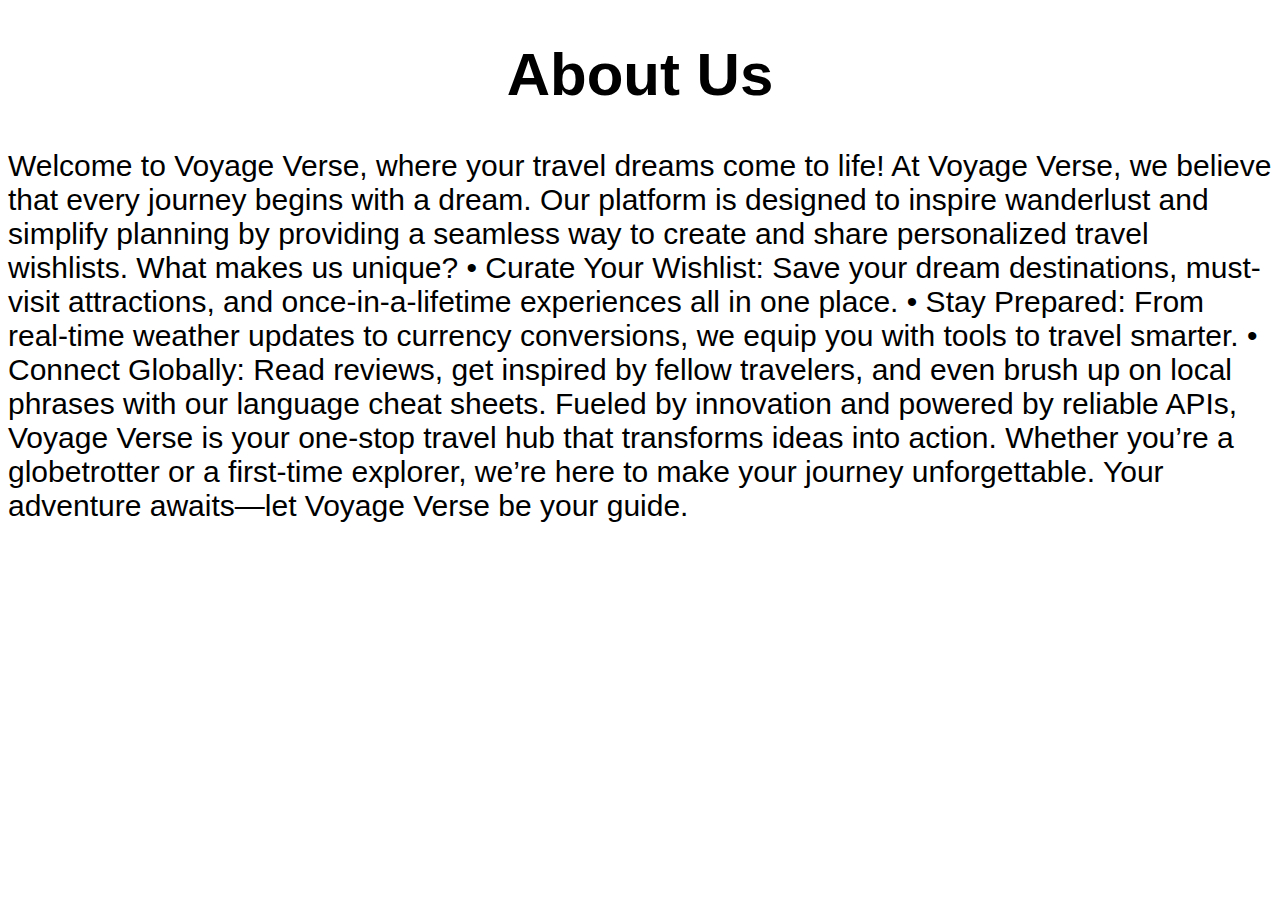
<file: about.html>
<!DOCTYPE html>
<html lang="en">
<head>
	<meta charset="UTF-8">
	<meta name="viewport" content="width=device-width, initial-scale=1.0">
	<title>Document</title>
	<style>
		*{
			font-family: 'Franklin Gothic Medium', 'Arial Narrow', Arial, sans-serif;
			font-size: 30px;
			font-weight: 20px;
		}
		h1{
			font-size:60px;
			text-align:center;

		}
	</style>
</head>
<body>
	<h1>About Us</h1>
<span>
Welcome to Voyage Verse, where your travel dreams come to life!

At Voyage Verse, we believe that every journey begins with a dream. Our platform is designed to inspire wanderlust and simplify planning by providing a seamless way to create and share personalized travel wishlists.

What makes us unique?
	•	Curate Your Wishlist: Save your dream destinations, must-visit attractions, and once-in-a-lifetime experiences all in one place.
	•	Stay Prepared: From real-time weather updates to currency conversions, we equip you with tools to travel smarter.
	•	Connect Globally: Read reviews, get inspired by fellow travelers, and even brush up on local phrases with our language cheat sheets.

Fueled by innovation and powered by reliable APIs, Voyage Verse is your one-stop travel hub that transforms ideas into action. Whether you’re a globetrotter or a first-time explorer, we’re here to make your journey unforgettable.

Your adventure awaits—let Voyage Verse be your guide.
</span>
</body>
</html>
</file>
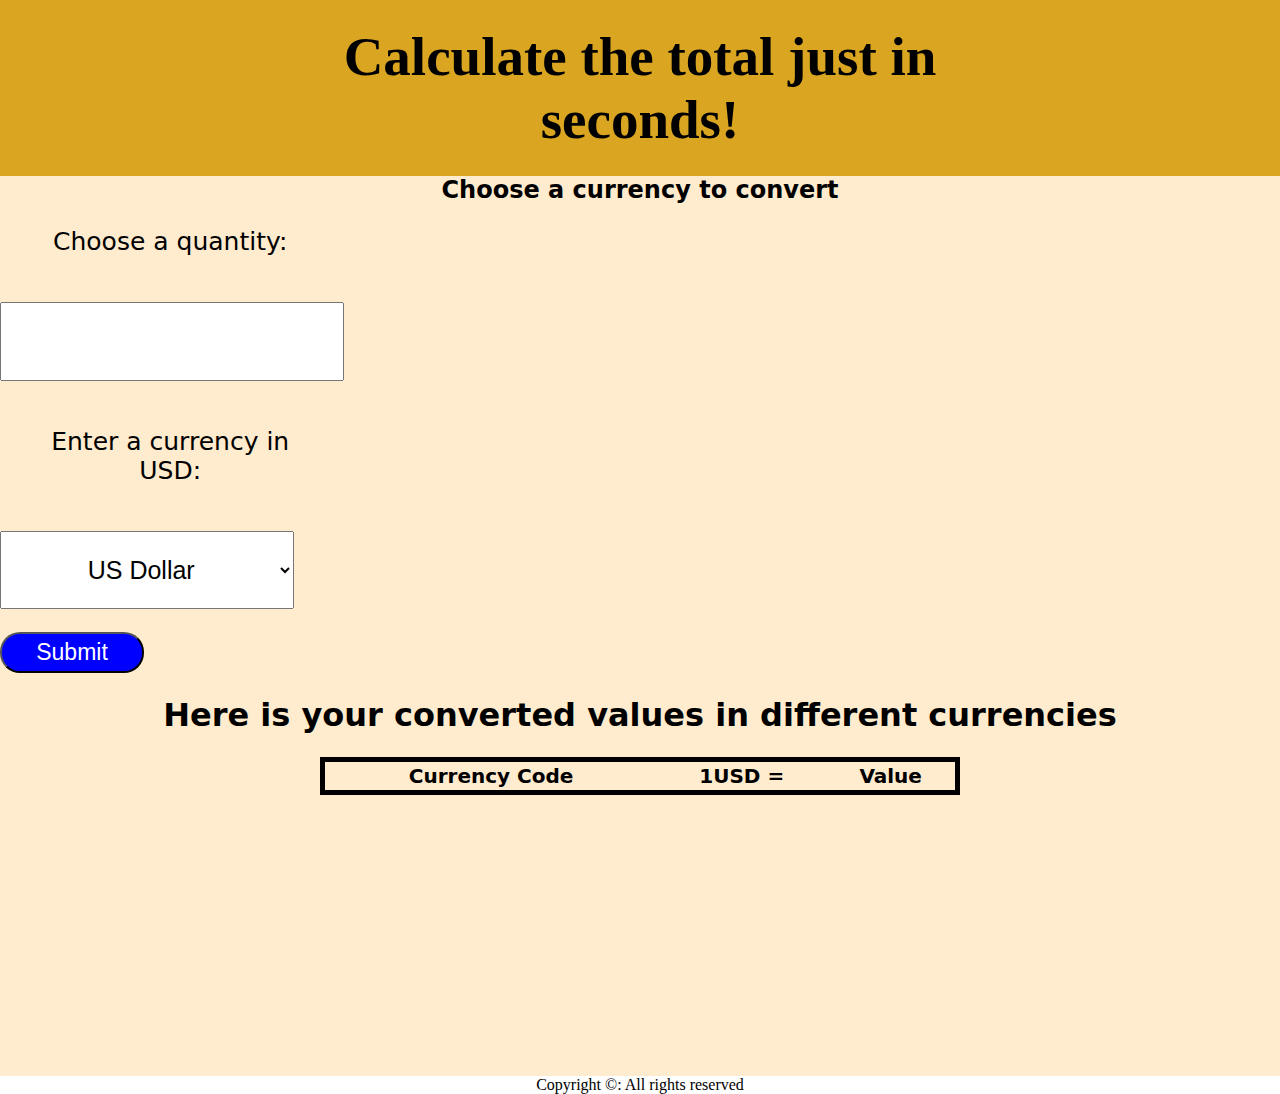
<file: currConvert.html>
<!DOCTYPE html>
<html lang="en">
<head>
    <meta charset="UTF-8">
    <meta name="viewport" content="width=device-width, initial-scale=1.0">
    <title>Currency Converter</title>
    <link rel="stylesheet" href="/currConvert.css">
</head>
<body>
    <nav>
        <div class="logo">Calculate the total just in seconds!</div>

    </nav>
    <div class="container">
        <h2>Choose a currency to convert</h2>
        <form action="/action.php" method="get">
            <label for="quantity">Choose a quantity:</label>
            <input type="number" name="quantity" min="1" max="10">
            <label for="currency">Enter a currency in USD:</label>
            <select name="currency">
                <!-- <option value="INR">Indian Rupee</option> -->
                <option value="USD">US Dollar</option>
                <!-- <option value="EUR">Euro</option> -->
            </select> 
           <button type="submit" class="btn">Submit</button>
           <div class="output">
            <h1>Here is your converted values in different currencies</h1>
            <table>
                
                <thead>
                    <tr>
                        <th>Currency Code</th>
                        <th>1USD =</th>
                        <th>Value</th>
                    </tr>
                </thead>
                <tbody>

                </tbody>
            </table>
            
           </div>
        </form>


    </div>
    <footer>
        Copyright &copy: All rights reserved
    </footer>
    <script src="/currConvert.js"></script>
</body>
</html>
</file>
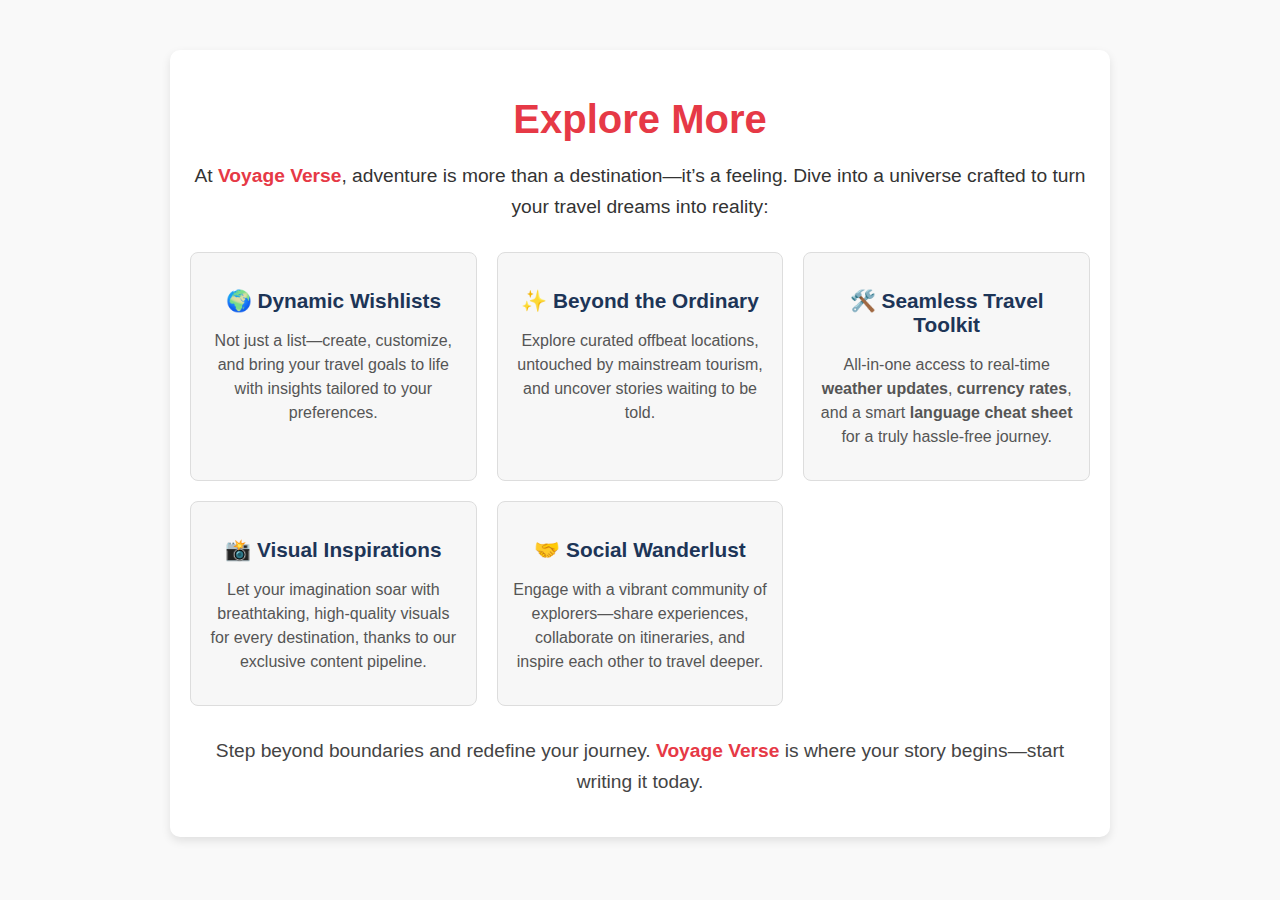
<file: explore.html>
<!DOCTYPE html>
<html lang="en">
<head>
  <meta charset="UTF-8">
  <meta name="viewport" content="width=device-width, initial-scale=1.0">
  <title>Voyage Verse - Explore More</title>
  <link rel="stylesheet" href="/explore.css">
</head>
<body>
  <div class="explore-container">
    <h1 class="explore-title">Explore More</h1>
    <p class="explore-intro">At <span class="brand-name">Voyage Verse</span>, adventure is more than a destination—it’s a feeling. Dive into a universe crafted to turn your travel dreams into reality:</p>
    <div class="features">
      <div class="feature">
        <h3>🌍 Dynamic Wishlists</h3>
        <p>Not just a list—create, customize, and bring your travel goals to life with insights tailored to your preferences.</p>
      </div>
      <div class="feature">
        <h3>✨ Beyond the Ordinary</h3>
        <p>Explore curated offbeat locations, untouched by mainstream tourism, and uncover stories waiting to be told.</p>
      </div>
      <div class="feature">
        <h3>🛠️ Seamless Travel Toolkit</h3>
        <p>All-in-one access to real-time <strong>weather updates</strong>, <strong>currency rates</strong>, and a smart <strong>language cheat sheet</strong> for a truly hassle-free journey.</p>
      </div>
      <div class="feature">
        <h3>📸 Visual Inspirations</h3>
        <p>Let your imagination soar with breathtaking, high-quality visuals for every destination, thanks to our exclusive content pipeline.</p>
      </div>
      <div class="feature">
        <h3>🤝 Social Wanderlust</h3>
        <p>Engage with a vibrant community of explorers—share experiences, collaborate on itineraries, and inspire each other to travel deeper.</p>
      </div>
    </div>
    <p class="cta">Step beyond boundaries and redefine your journey. <span class="brand-name">Voyage Verse</span> is where your story begins—start writing it today.</p>
  </div>
</body>
</html>
</file>
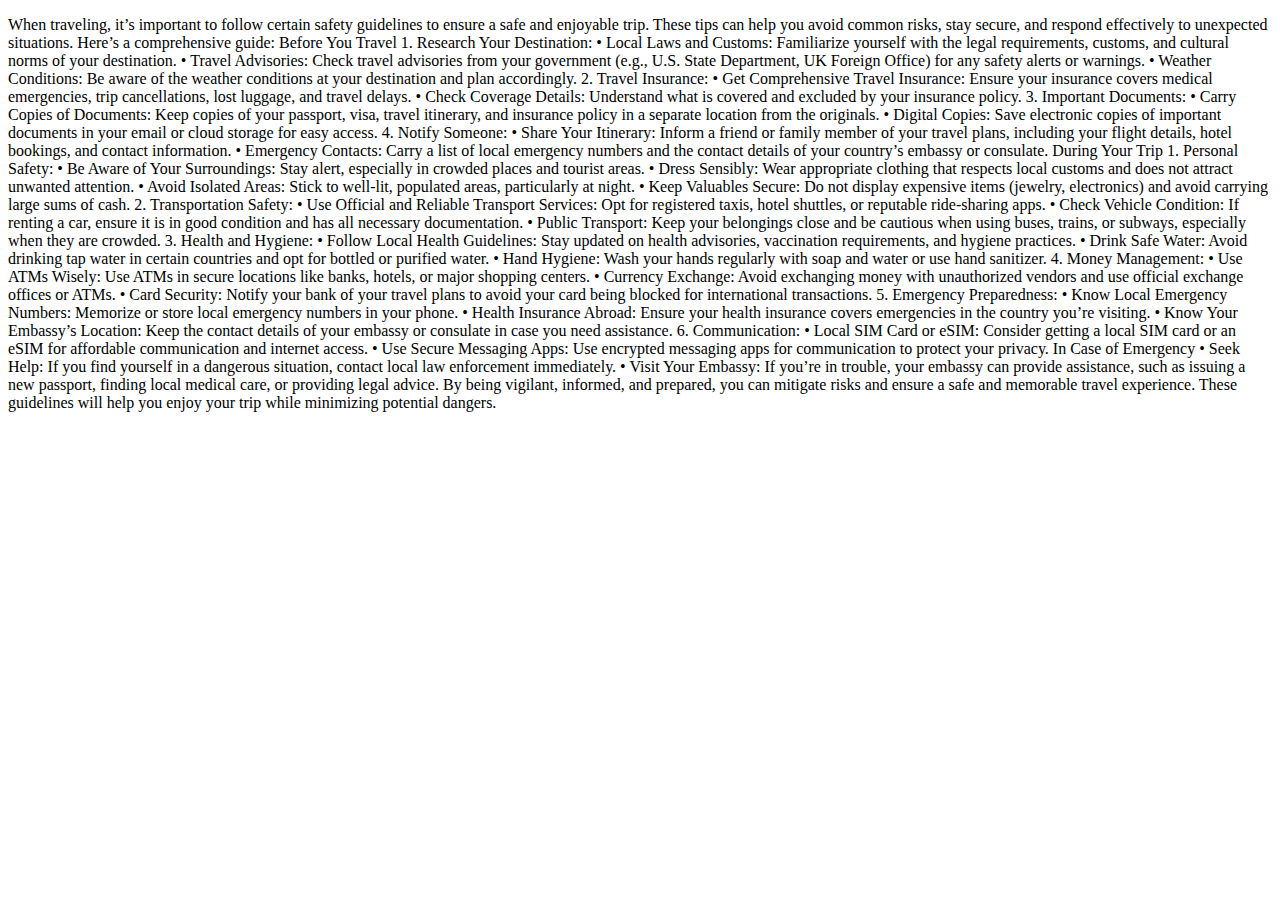
<file: safety.html>
<!DOCTYPE html>
<html lang="en">
<head>
    <meta charset="UTF-8">
    <meta name="viewport" content="width=device-width, initial-scale=1.0">
    <title>Safety-Guidelines</title>
</head>
<body>
    <p>
        When traveling, it’s important to follow certain safety guidelines to ensure a safe and enjoyable trip. These tips can help you avoid common risks, stay secure, and respond effectively to unexpected situations. Here’s a comprehensive guide:

Before You Travel
	1.	Research Your Destination:
	•	Local Laws and Customs: Familiarize yourself with the legal requirements, customs, and cultural norms of your destination.
	•	Travel Advisories: Check travel advisories from your government (e.g., U.S. State Department, UK Foreign Office) for any safety alerts or warnings.
	•	Weather Conditions: Be aware of the weather conditions at your destination and plan accordingly.
	2.	Travel Insurance:
	•	Get Comprehensive Travel Insurance: Ensure your insurance covers medical emergencies, trip cancellations, lost luggage, and travel delays.
	•	Check Coverage Details: Understand what is covered and excluded by your insurance policy.
	3.	Important Documents:
	•	Carry Copies of Documents: Keep copies of your passport, visa, travel itinerary, and insurance policy in a separate location from the originals.
	•	Digital Copies: Save electronic copies of important documents in your email or cloud storage for easy access.
	4.	Notify Someone:
	•	Share Your Itinerary: Inform a friend or family member of your travel plans, including your flight details, hotel bookings, and contact information.
	•	Emergency Contacts: Carry a list of local emergency numbers and the contact details of your country’s embassy or consulate.

During Your Trip
	1.	Personal Safety:
	•	Be Aware of Your Surroundings: Stay alert, especially in crowded places and tourist areas.
	•	Dress Sensibly: Wear appropriate clothing that respects local customs and does not attract unwanted attention.
	•	Avoid Isolated Areas: Stick to well-lit, populated areas, particularly at night.
	•	Keep Valuables Secure: Do not display expensive items (jewelry, electronics) and avoid carrying large sums of cash.
	2.	Transportation Safety:
	•	Use Official and Reliable Transport Services: Opt for registered taxis, hotel shuttles, or reputable ride-sharing apps.
	•	Check Vehicle Condition: If renting a car, ensure it is in good condition and has all necessary documentation.
	•	Public Transport: Keep your belongings close and be cautious when using buses, trains, or subways, especially when they are crowded.
	3.	Health and Hygiene:
	•	Follow Local Health Guidelines: Stay updated on health advisories, vaccination requirements, and hygiene practices.
	•	Drink Safe Water: Avoid drinking tap water in certain countries and opt for bottled or purified water.
	•	Hand Hygiene: Wash your hands regularly with soap and water or use hand sanitizer.
	4.	Money Management:
	•	Use ATMs Wisely: Use ATMs in secure locations like banks, hotels, or major shopping centers.
	•	Currency Exchange: Avoid exchanging money with unauthorized vendors and use official exchange offices or ATMs.
	•	Card Security: Notify your bank of your travel plans to avoid your card being blocked for international transactions.
	5.	Emergency Preparedness:
	•	Know Local Emergency Numbers: Memorize or store local emergency numbers in your phone.
	•	Health Insurance Abroad: Ensure your health insurance covers emergencies in the country you’re visiting.
	•	Know Your Embassy’s Location: Keep the contact details of your embassy or consulate in case you need assistance.
	6.	Communication:
	•	Local SIM Card or eSIM: Consider getting a local SIM card or an eSIM for affordable communication and internet access.
	•	Use Secure Messaging Apps: Use encrypted messaging apps for communication to protect your privacy.

In Case of Emergency
	•	Seek Help: If you find yourself in a dangerous situation, contact local law enforcement immediately.
	•	Visit Your Embassy: If you’re in trouble, your embassy can provide assistance, such as issuing a new passport, finding local medical care, or providing legal advice.

By being vigilant, informed, and prepared, you can mitigate risks and ensure a safe and memorable travel experience. These guidelines will help you enjoy your trip while minimizing potential dangers.
    </p>
</body>
</html>
</file>
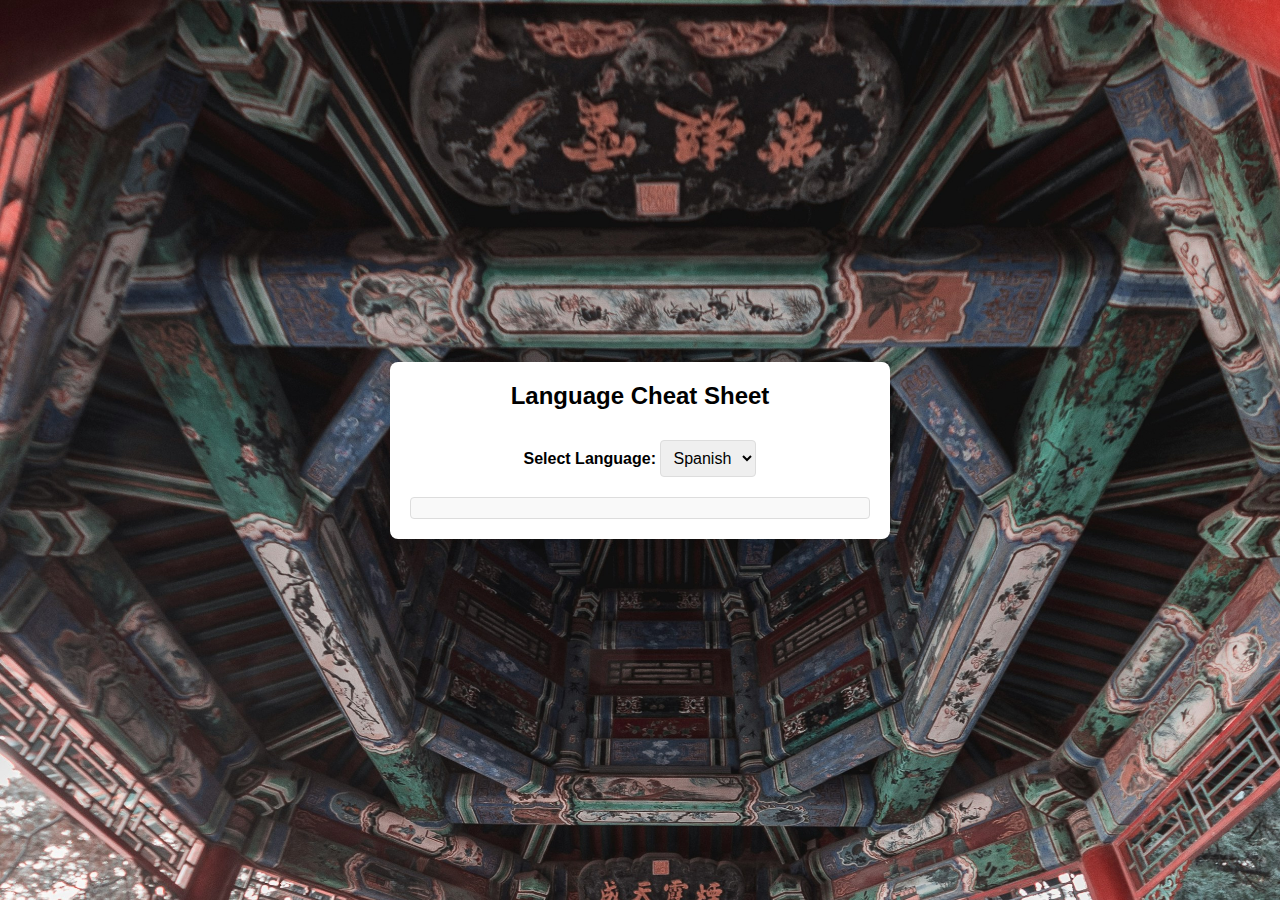
<file: translate.html>
<!DOCTYPE html>
<html lang="en">
<head>
  <meta charset="UTF-8">
  <meta name="viewport" content="width=device-width, initial-scale=1.0">
  <title>Language Cheat Sheet with MyMemory API</title>
  <link rel="stylesheet" href="/translate.css">
</head>
<body>
  <div class="container">
    <h1>Language Cheat Sheet</h1>
    <label for="language">Select Language:</label>
    <select id="language">
      <option value="es">Spanish</option>
      <option value="fr">French</option>
      <option value="de">German</option>
      <option value="it">Italian</option>
      <option value="ru">Russian</option>
    </select>

    <div id="cheatSheet">
    </div>
  </div>

  <script src="/translate.js"></script>
</body>
</html>
</file>
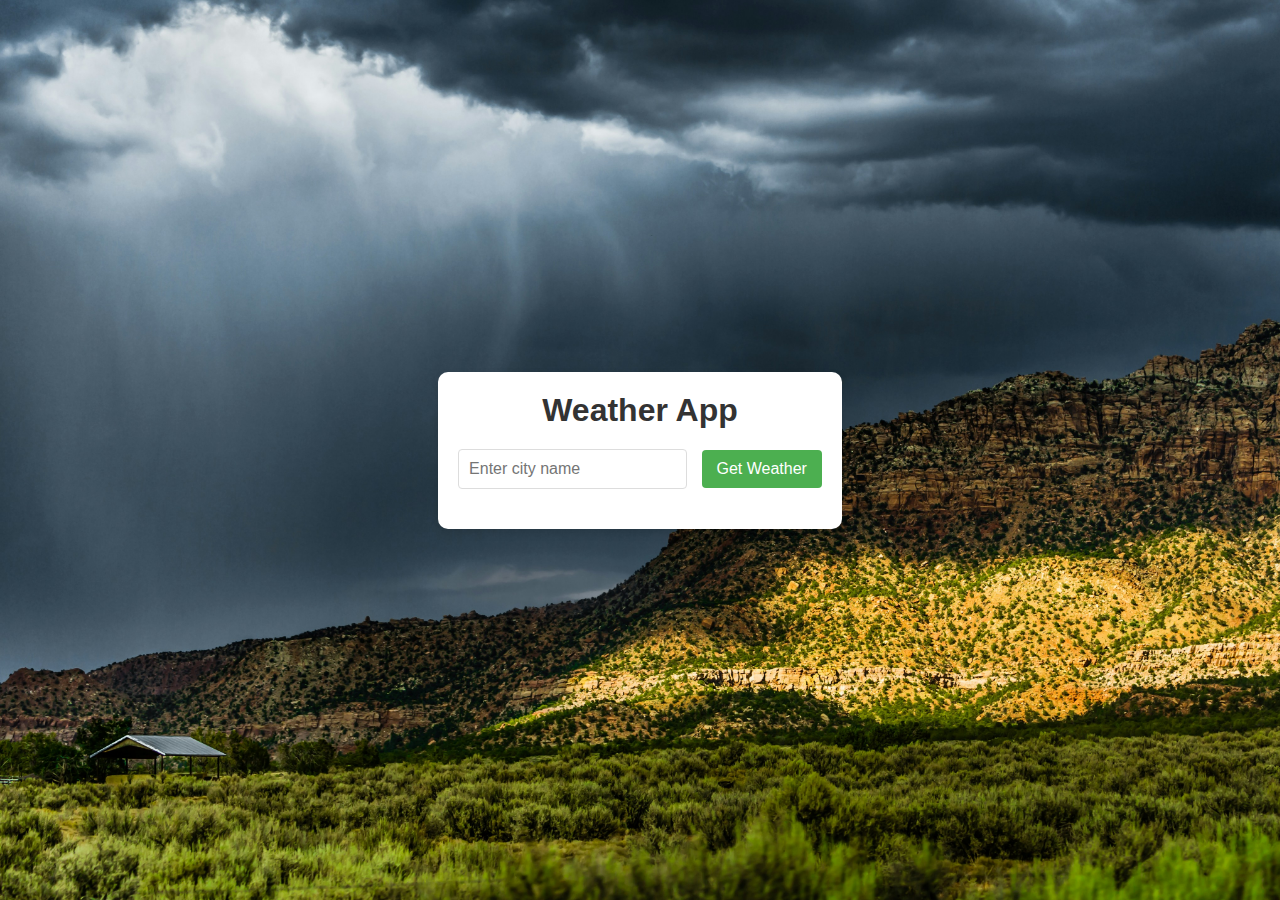
<file: weather.html>
<!DOCTYPE html>
<html lang="en">
<head>
  <meta charset="UTF-8">
  <meta name="viewport" content="width=device-width, initial-scale=1.0">
  <title>Weather App</title>
  <link rel="stylesheet" href="/weather.css">
</head>
<body>
  <div class="container">
    <h1>Weather App</h1>
    <input type="text" id="city" placeholder="Enter city name" />
    <button id="getWeather">Get Weather</button>
    <div id="weatherResult"></div>
  </div>

  <script src="weather.js"></script>
</body>
</html>
</file>
<file: currConvert.css>
* {
    margin: 0;
    padding: 0;
}




nav {
    font-family:poppins;
    font-weight: 900;
    display: flex;
    font-size: 20px;
    background-color: goldenrod;
    padding: 25px 0;

}

nav li a {
    text-decoration: none;
    color: black;
    transition: all;
    transition-duration: 0.2s;
}

nav li a:hover {
    text-decoration: none;
    color: blueviolet;
}


div.logo {
    display: flex;
    justify-content: center;
    align-items: center;
    margin: 0 250px;
    text-align:center;
    font-size:55px;
}






.container {
    min-height: 100vh;
    font-family:system-ui, -apple-system, BlinkMacSystemFont, 'Segoe UI', Roboto, Oxygen, Ubuntu, Cantarell, 'Open Sans', 'Helvetica Neue', sans-serif;
    background-color:blanchedalmond;
    max-width: 100vw;
    margin: auto;
    text-align:center;



}

.container h1 {
    margin: 23px 0;

}

.container form {
    display: flex;
    flex-direction: column;
    text-align:center;
}

.container form input[type='number'],
select,
label {
    font-size: 25px;
    margin-bottom: 23px;
    padding: 23px;
    width: 23vw;
    text-align:center;


}
/* .output{
    display:none; */


.btn {
    width: 144px;
    padding: 5px 8px;
    font-size: 23px;
    background: blue;
    color: white;
    border-radius: 20px;
    cursor:pointer;
}

.btn:hover {
    background-color: darkseagreen;
}

.container form label {
    font-size: 25px;
    padding: 23px;
    align-items:center;
}
.output table{
    
        width: 50vw;
        text-align: center;
        border: 5px solid black;
        font-size:20px;
        align-items:center;
        margin-left:auto;
        margin-right:auto;

    
    
}



footer {
    text-align: center;
    font-family: 'Times New Roman', Times, serif;
    text-decoration: double;
}
</file>
<file: explore.css>
/* General Styles */
body {
    font-family: 'Arial', sans-serif;
    margin: 0;
    padding: 0;
    background-color: #f9f9f9;
    color: #333;
  }
  
  /* Container */
  .explore-container {
    max-width: 900px;
    margin: 50px auto;
    padding: 20px;
    background: #fff;
    border-radius: 10px;
    box-shadow: 0 4px 10px rgba(0, 0, 0, 0.1);
    text-align: center;
  }
  
  /* Title */
  .explore-title {
    font-size: 2.5rem;
    color: #e63946;
    margin-bottom: 10px;
  }
  
  /* Intro Paragraph */
  .explore-intro {
    font-size: 1.2rem;
    margin-bottom: 30px;
    line-height: 1.6;
  }
  
  .brand-name {
    color: #e63946;
    font-weight: bold;
  }
  
  /* Features */
  .features {
    display: grid;
    grid-template-columns: repeat(auto-fit, minmax(250px, 1fr));
    gap: 20px;
    margin-bottom: 30px;
  }
  
  .feature {
    background: #f7f7f7;
    border: 1px solid #ddd;
    border-radius: 8px;
    padding: 15px;
    transition: transform 0.3s ease, box-shadow 0.3s ease;
  }
  
  .feature:hover {
    transform: translateY(-5px);
    box-shadow: 0 6px 15px rgba(0, 0, 0, 0.1);
  }
  
  .feature h3 {
    font-size: 1.3rem;
    color: #1d3557;
    margin-bottom: 10px;
  }
  
  .feature p {
    font-size: 1rem;
    line-height: 1.5;
    color: #555;
  }
  
  /* Call to Action */
  .cta {
    font-size: 1.2rem;
    margin-top: 20px;
    line-height: 1.6;
    color: #444;
  }
</file>
<file: translate.css>
* {
    margin: 0;
    padding: 0;
    box-sizing: border-box;
  }
  
  
  body {
    font-family: Arial, sans-serif;
    background-color: #f4f4f4;
    display: flex;
    justify-content: center;
    align-items: center;
    height: 100vh;
    flex-direction: column;
    padding: 20px;
    background:url("/language.jpg");
    background-repeat: no-repeat;
    background-size: cover;
  }
  
  .container {
    background-color: #fff;
    padding: 20px;
    border-radius: 8px;
    box-shadow: 0 2px 10px rgba(0, 0, 0, 0.1);
    max-width: 500px;
    width: 100%;
    text-align: center;
  }
  
  h1 {
    font-size: 24px;
    margin-bottom: 20px;
  }
  
  label {
    font-size: 16px;
    font-weight: bold;
  }
  
  select {
    font-size: 16px;
    padding: 8px;
    border: 1px solid #ddd;
    border-radius: 4px;
    margin-top: 10px;
  }
  
  #cheatSheet {
    margin-top: 20px;
    padding: 10px;
    background-color: #f9f9f9;
    border: 1px solid #ddd;
    border-radius: 4px;
    max-height: 300px;
    overflow-y: auto;
  }
  
  .phrase {
    padding: 8px;
    border-bottom: 1px solid #ddd;
  }
  
  .phrase:last-child {
    border-bottom: none;
  }
  
  span {
    font-weight: bold;
  }
  
  p {
    font-size: 14px;
    color: #d9534f;
  }
</file>
<file: weather.css>
* {
  margin: 0;
  padding: 0;
  box-sizing: border-box;
}

body {
  font-family: Arial, sans-serif;
  background-color: #f0f8ff;
  display: flex;
  justify-content: center;
  align-items: center;
  height: 100vh;
  background:url("/weather.jpg");
  background-repeat: no-repeat;
  background-size: cover;
}

.container {
  text-align: center;
  background-color: #fff;
  padding: 20px;
  border-radius: 10px;
  box-shadow: 0 4px 8px rgba(0, 0, 0, 0.1);
}

h1 {
  margin-bottom: 20px;
  color: #333;
}

input {
  padding: 10px;
  font-size: 16px;
  margin-right: 10px;
  border: 1px solid #ddd;
  border-radius: 4px;
}

button {
  padding: 10px 15px;
  font-size: 16px;
  border: none;
  background-color: #4caf50;
  color: white;
  border-radius: 4px;
  cursor: pointer;
}

button:hover {
  background-color: #45a049;
}

#weatherResult {
  margin-top: 20px;
}

.weather-data p {
  font-size: 18px;
  margin: 5px 0;
}
</file>
